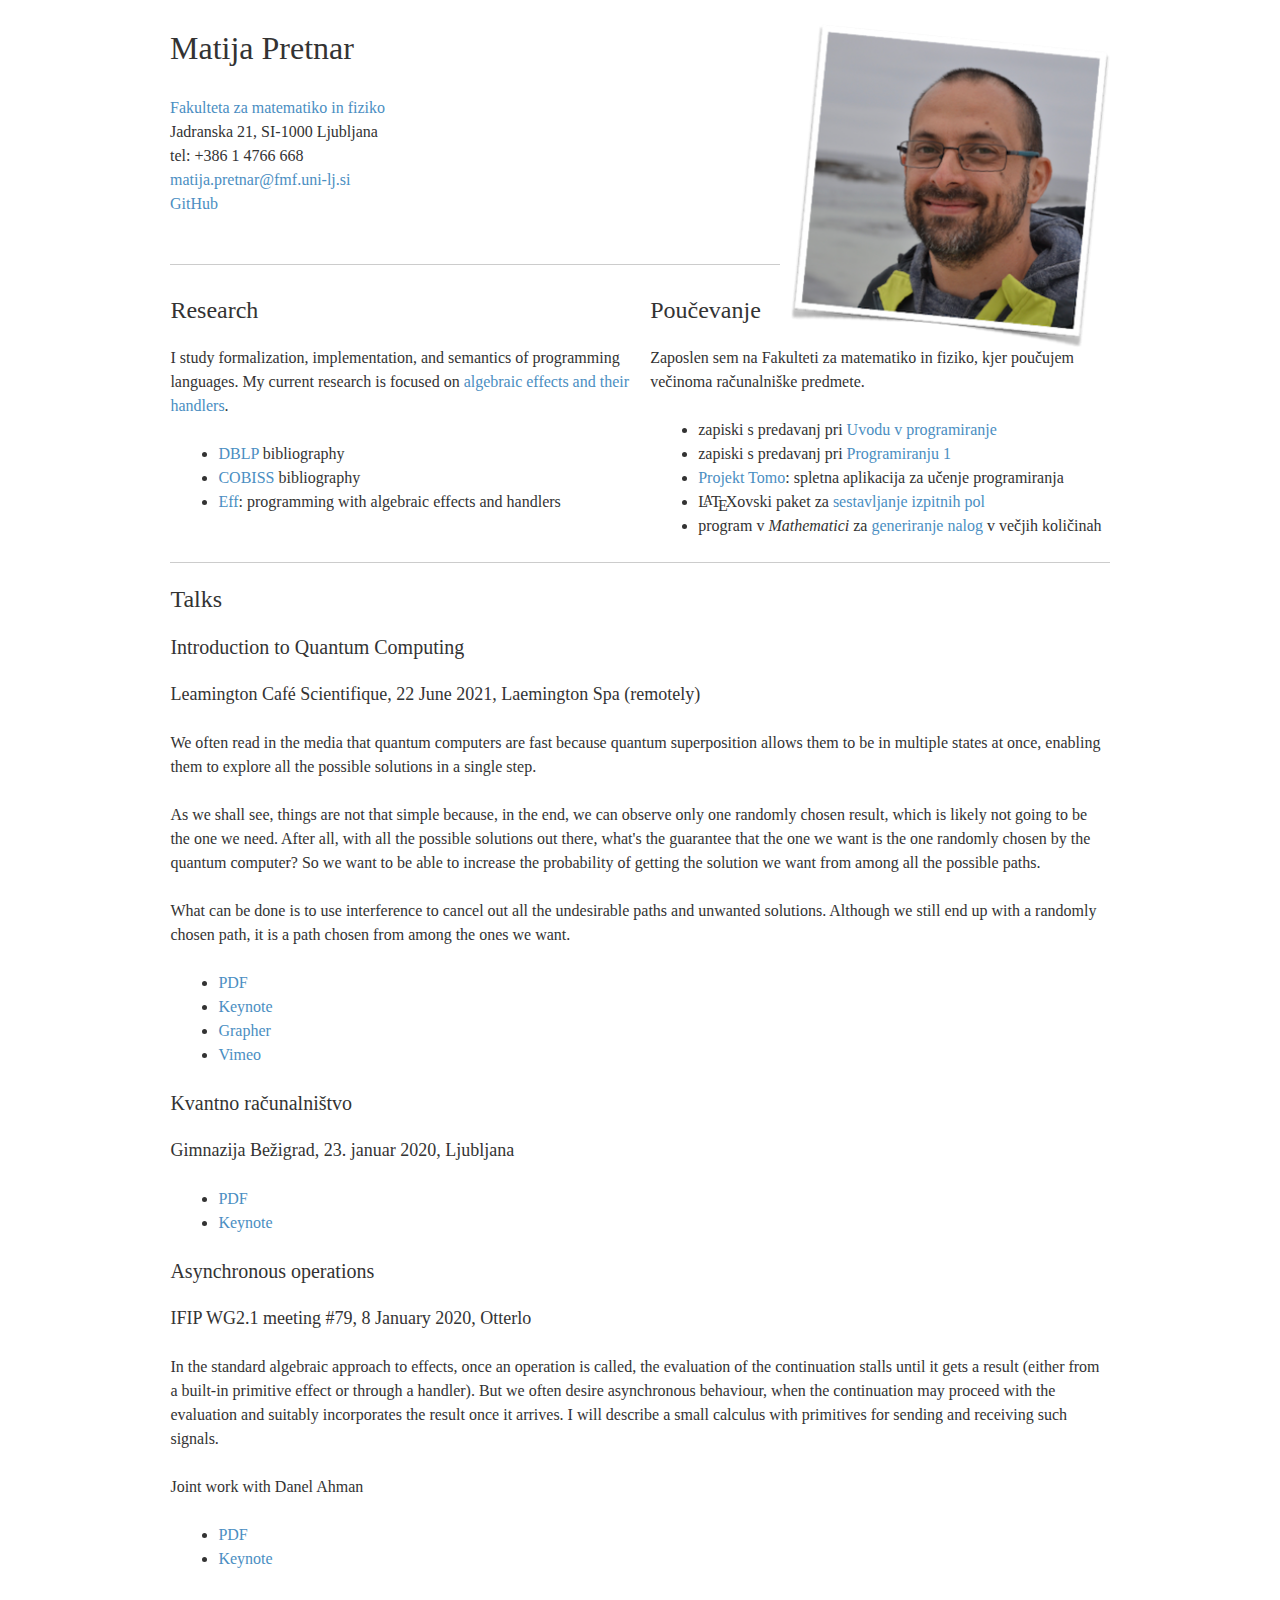
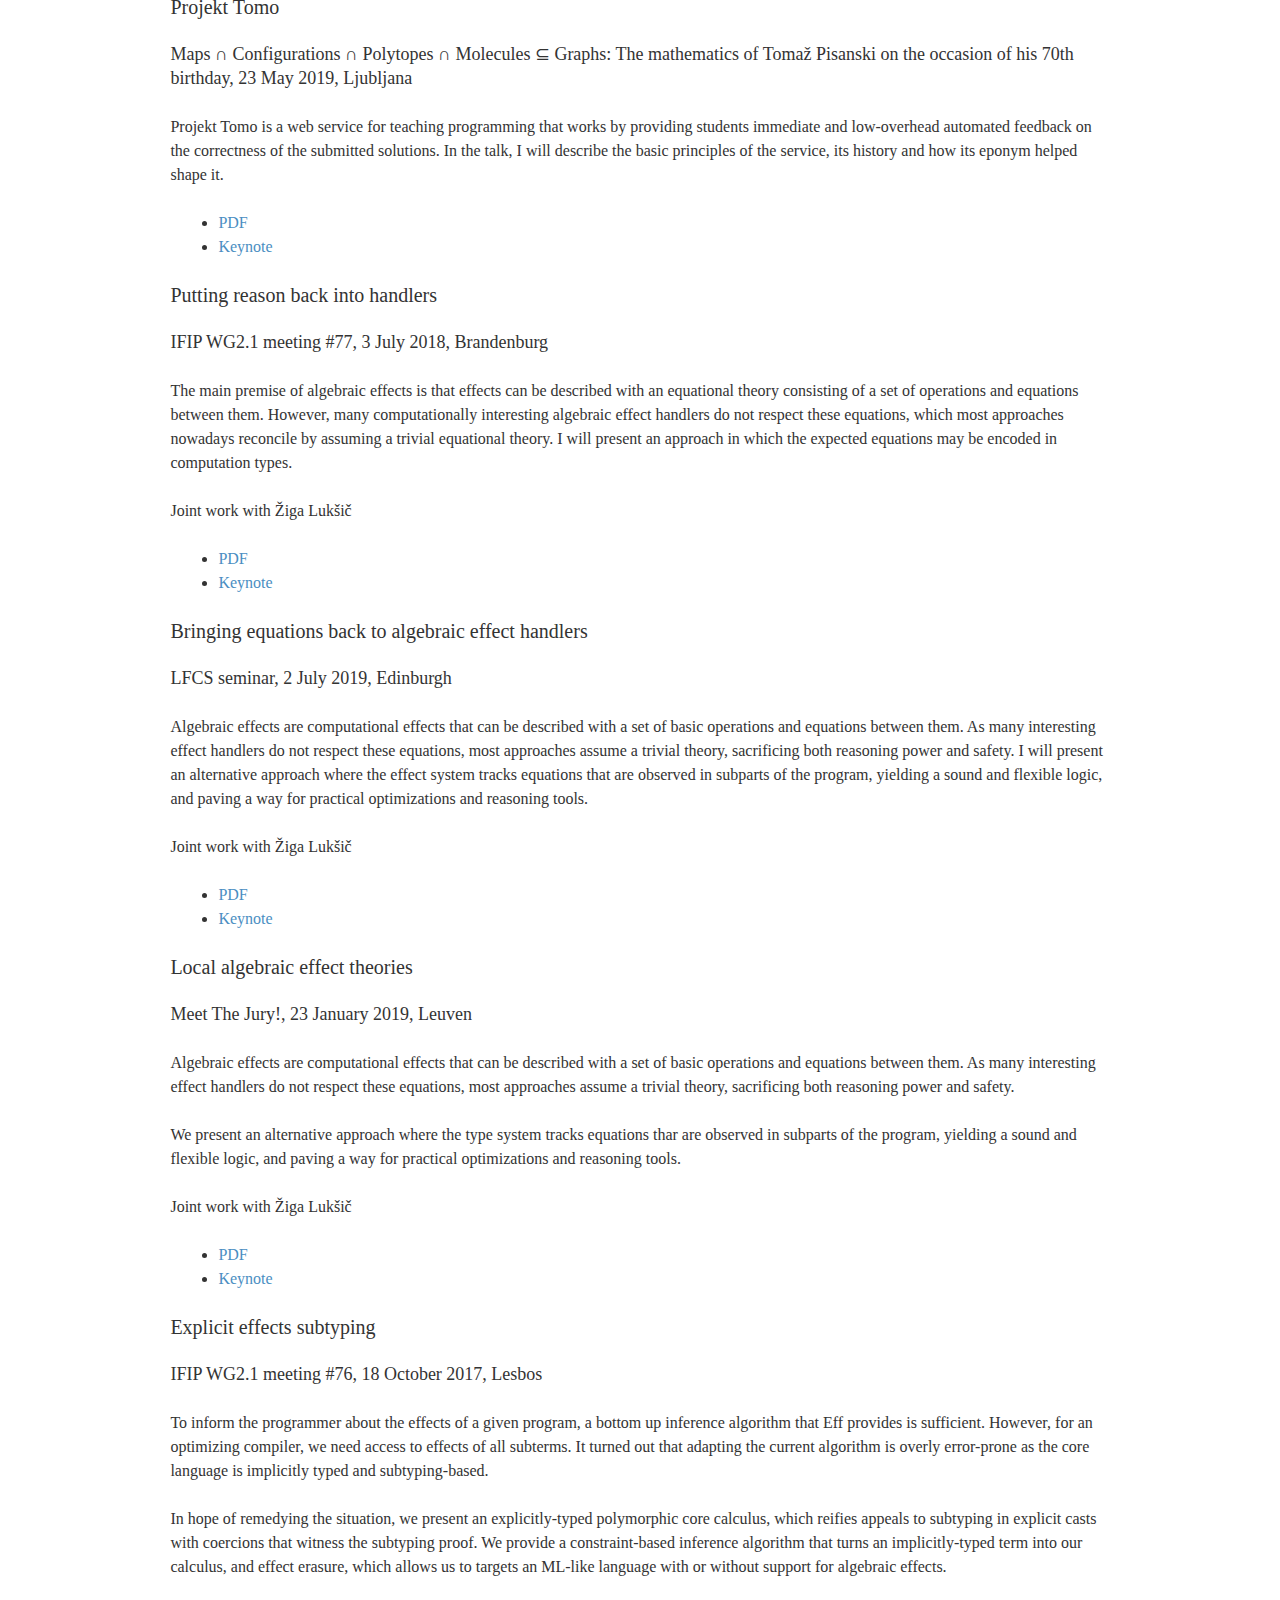
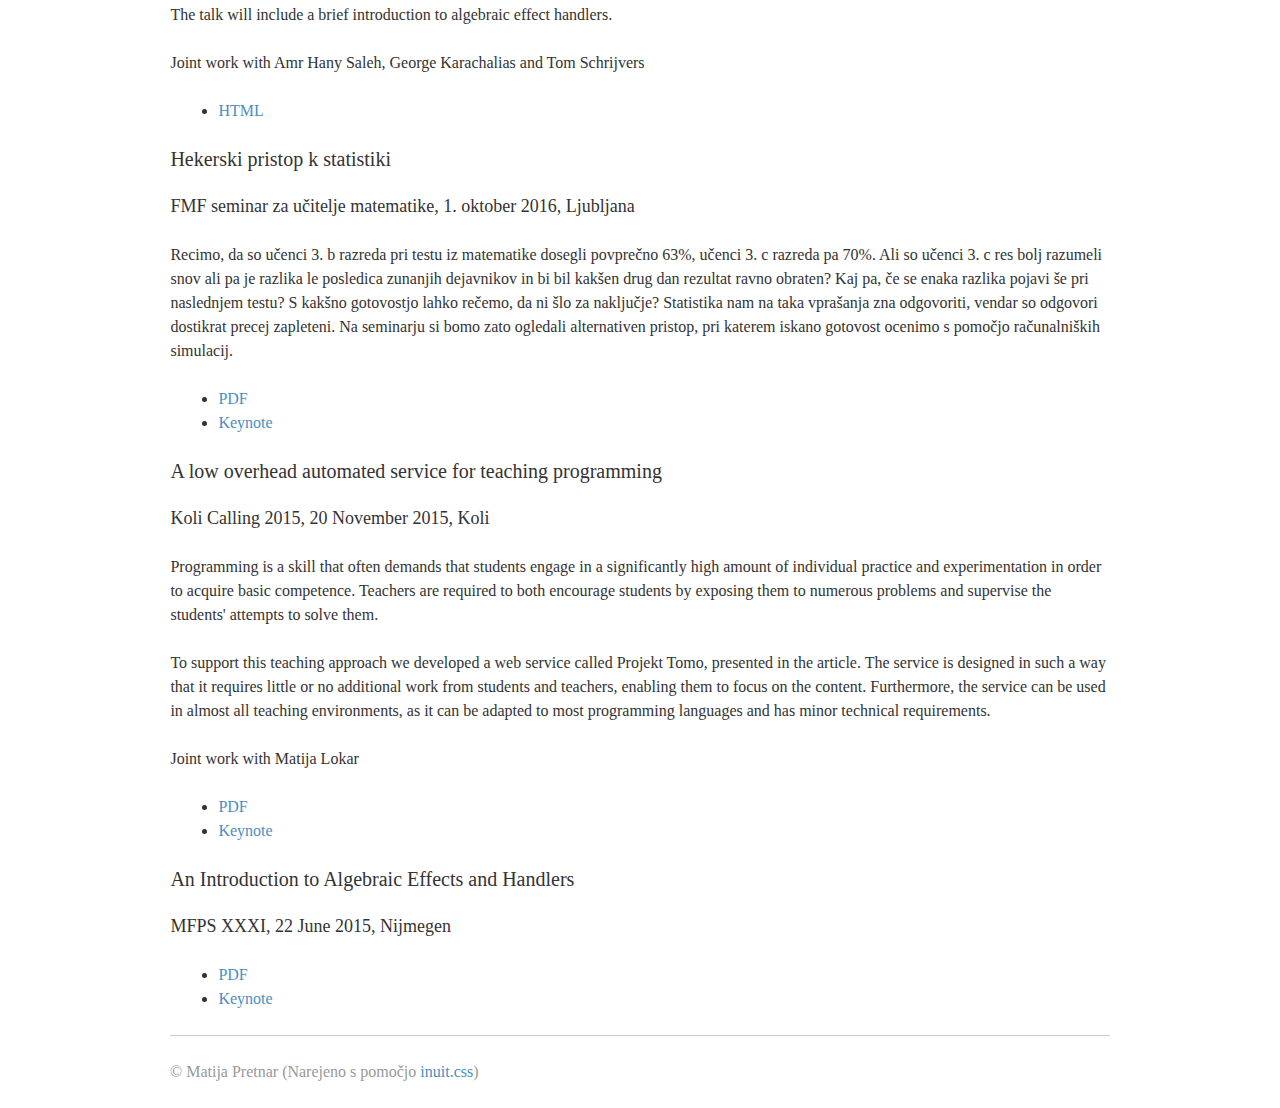
<file: index.html>
<!DOCTYPE html>
<html lang="en">

<head>
    <meta charset="UTF-8">

    <title>Matija Pretnar</title>

    <link rel="stylesheet" href="css/inuit.css">
    <link rel="stylesheet" href="css/grid.inuit.css">
    <link rel="stylesheet" href="css/style.css">

    <link rel="shortcut icon" href="img/favicon.ico">
    <link rel="apple-touch-icon" href="img/apple-touch-icon.png">

    <style>
        #talk p {
            font-size: smaller;
        }
    </style>
</head>

<body class="wrapper">

    <div class="header">
        <a href="img/matija.jpg"><img src="img/matija.png" width="320" style="float: right; margin-bottom: -50px; margin-left: 10px" alt="Matija Pretnar" /></a>
        <h1>Matija Pretnar</h1>

        <address>
            <a href="https://www.fmf.uni-lj.si/">Fakulteta za matematiko in fiziko</a> <br />
            Jadranska 21,
            SI-1000 Ljubljana <br />
            tel: +386 1 4766 668 <br />
            <a href='mail&#116;o&#58;&#37;6Da&#116;&#37;&#54;9ja&#46;%&#55;0&#114;etna%&#55;2&#64;&#37;66mf%2&#69;uni-l%6A&#46;s&#105;'>
                mati&#106;a&#46;pr&#101;&#116;nar&#64;fmf&#46;u&#110;&#105;-&#108;j&#46;si
            </a> <br />
            <a href="https://github.com/matijapretnar/">GitHub</a>
        </address>

    </div>

    <hr />

    <div class="grids">
        <div class="grid-6">

            <h2>Research</h2>

            <p>
                I study formalization, implementation, and semantics of programming languages.
                My current research is focused on <a href="https://github.com/yallop/effects-bibliography">algebraic effects and their handlers</a>.
            </p>

            <ul>
                <li><a href="http://dblp.uni-trier.de/pers/hy/p/Pretnar:Matija">DBLP</a> bibliography</li>
                <li><a href="http://splet02.izum.si/cobiss/bibliography?code=32320&langbib=eng&wos=on">COBISS</a> bibliography</li>
                <li><a href="http://www.eff-lang.org/">Eff</a>: programming with algebraic effects and handlers</li>
            </ul>

        </div><!-- /grid-6 -->

        <div class="grid-6">

            <h2>Poučevanje</h2>

            <p>
                Zaposlen sem na Fakulteti za matematiko in fiziko,
                kjer poučujem večinoma računalniške predmete.
            </p>

            <ul>
                <li>zapiski s predavanj pri <a href="http://matija.pretnar.info/uvod-v-programiranje/">Uvodu v programiranje</a></li>
                <li>zapiski s predavanj pri <a href="http://matija.pretnar.info/programiranje-1/">Programiranju 1</a></li>
                <li><a href="http://www.projekt-tomo.si/">Projekt Tomo</a>: spletna aplikacija za učenje programiranja</li>
                <li><span class="latex">L<sup>a</sup>T<sub>e</sub>X</span>ovski paket za <a href="https://github.com/ul-fmf/izpit">sestavljanje izpitnih pol</a></li>
                <li>program v <em>Mathematici</em> za <a href="https://github.com/matijapretnar/generiranje-nalog">generiranje nalog</a> v večjih količinah</li>
            </ul>

        </div><!-- /grid-6 -->

    </div><!-- /grids -->

    <hr />

    <div class="grids">
        <div class="grid-12">

            <h2 id="talks">Talks</h2>
            <div class="talk">
                <h3>Introduction to Quantum Computing</h3>
                <h4>Leamington Café Scientifique, 22 June 2021, Laemington Spa (remotely)</h4>
                <p>
                    We often read in the media that quantum computers are fast because quantum superposition allows them to be in multiple states at once, enabling them to explore all the possible solutions in a single step.
                </p>
                <p>
                    As we shall see, things are not that simple because, in the end, we can observe only one randomly chosen result, which is likely not going to be the one we need. After all, with all the possible solutions out there, what's the guarantee that the one we want is the one randomly chosen by the quantum computer? So we want to be able to increase the probability of getting the solution we want from among all the possible paths. 
                </p>
                <p>
                    What can be done is to use interference to cancel out all the undesirable paths and unwanted solutions. Although we still end up with a randomly chosen path, it is a path chosen from among the ones we want.
                </p>
                <ul>
                    <li><a href="talks/2021-06-laemington-spa.pdf">PDF</a></li>
                    <li><a href="talks/2021-06-laemington-spa.key">Keynote</a></li>
                    <li><a href="talks/2021-06-laemington-spa.gcx">Grapher</a></li>
                    <li><a href="https://vimeo.com/566000564">Vimeo</a></li>
                </ul>
            </div>

            <div class="talk">
                <h3>Kvantno računalništvo</h3>
                <h4>Gimnazija Bežigrad, 23. januar 2020, Ljubljana</h4>
                <ul>
                    <li><a href="talks/2020-01-bezigrad.pdf">PDF</a></li>
                    <li><a href="talks/2020-01-bezigrad.key">Keynote</a></li>
                </ul>
            </div>

            <div class="talk">
                <h3>Asynchronous operations</h3>
                <h4>IFIP WG2.1 meeting #79, 8 January 2020, Otterlo</h4>
                <p>
                    In the standard algebraic approach to effects, once an operation is called, the evaluation of the continuation stalls until it gets a result (either from a built-in primitive effect or through a handler). But we often desire asynchronous behaviour, when the continuation may proceed with the evaluation and suitably incorporates the result once it arrives. I will describe a small calculus with primitives for sending and receiving such signals.
                </p>
                <p>
                    Joint work with Danel Ahman
                </p>
                <ul>
                    <li><a href="talks/2020-01-otterlo.pdf">PDF</a></li>
                    <li><a href="talks/2020-01-otterlo.key">Keynote</a></li>
                </ul>
            </div>

            <div class="talk">
                <h3>Projekt Tomo</h3>
                <h4>Maps ∩ Configurations ∩ Polytopes ∩ Molecules ⊆ Graphs: The mathematics of Tomaž Pisanski on the occasion of his 70th birthday, 23 May 2019, Ljubljana</h4>
                <p>
                    Projekt Tomo is a web service for teaching programming that works by providing students immediate and low-overhead automated feedback on the correctness of the submitted solutions. In the talk, I will describe the basic principles of the service, its history and how its eponym helped shape it.
                </p>
                <ul>
                    <li><a href="talks/2019-05-tomo.pdf">PDF</a></li>
                    <li><a href="talks/2019-05-tomo.key">Keynote</a></li>
                </ul>
            </div>            

            <div class="talk">
                <h3>Putting reason back into handlers</h3>
                <h4>IFIP WG2.1 meeting #77, 3 July 2018, Brandenburg</h4>
                <p>
                    The main premise of algebraic effects is that effects can be described with an equational theory consisting of a set of operations and equations between them. However, many computationally interesting algebraic effect handlers do not respect these equations, which most approaches nowadays reconcile by assuming a trivial equational theory. I will present an approach in which the expected equations may be encoded in computation types.
                </p>
                <p>
                    Joint work with Žiga Lukšič
                </p>
                <ul>
                    <li><a href="talks/2018-07-brandenburg.pdf">PDF</a></li>
                    <li><a href="talks/2018-07-brandenburg.key">Keynote</a></li>
                </ul>
            </div>            

            <div class="talk">
                <h3>Bringing equations back to algebraic effect handlers</h3>
                <h4>LFCS seminar, 2 July 2019, Edinburgh</h4>
                <p>
                    Algebraic effects are computational effects that can be described with a set of basic operations and equations between them. As many interesting effect handlers do not respect these equations, most approaches assume a trivial theory, sacrificing both reasoning power and safety. I will present an alternative approach where the effect system tracks equations that are observed in subparts of the program, yielding a sound and flexible logic, and paving a way for practical optimizations and reasoning tools.
                </p>
                <p>
                    Joint work with Žiga Lukšič
                </p>
                <ul class="talk-files">
                    <li><a href="talks/2019-07-edinburgh.pdf">PDF</a></li>
                    <li><a href="talks/2019-07-edinburgh.key">Keynote</a></li>
                </ul>
            </div>

            <div class="talk">
                <h3>Local algebraic effect theories</h3>
                <h4>Meet The Jury!, 23 January 2019, Leuven</h4>
                <p>
                    Algebraic effects are computational effects that can be described with a set of basic operations and equations between them. As many interesting effect handlers do not respect these equations, most approaches assume a trivial theory, sacrificing both reasoning power and safety.
                </p>
                <p>
                    We present an alternative approach where the type system tracks equations thar are observed in subparts of the program, yielding a sound and flexible logic, and paving a way for practical optimizations and reasoning tools.
                </p>
                <p>
                    Joint work with Žiga Lukšič
                </p>
                <ul>
                    <li><a href="talks/2019-01-leuven.pdf">PDF</a></li>
                    <li><a href="talks/2019-01-leuven.key">Keynote</a></li>
                </ul>
            </div>

            <div class="talk">
                <h3>Explicit effects subtyping</h3>
                <h4>IFIP WG2.1 meeting #76, 18 October 2017, Lesbos</h4>
                <p>
                    To inform the programmer about the effects of a given program, a bottom up inference algorithm that Eff provides is sufficient. However, for an optimizing compiler, we need access to effects of all subterms. It turned out that adapting the current algorithm is overly error-prone as the core language is implicitly typed and subtyping-based.
                </p>
                <p>
                    In hope of remedying the situation, we present an explicitly-typed polymorphic core calculus, which reifies appeals to subtyping in explicit casts with coercions that witness the subtyping proof. We provide a constraint-based inference algorithm that turns an implicitly-typed term into our calculus, and effect erasure, which allows us to targets an ML-like language with or without support for algebraic effects.
                </p>
                <p>
                    The talk will include a brief introduction to algebraic effect handlers.
                </p>
                <p>
                    Joint work with Amr Hany Saleh, George Karachalias and Tom Schrijvers
                </p>
                <ul>
                    <li><a href="talks/2017-10-lesbos/index.html">HTML</a></li>
                </ul>
            </div>

            <div class="talk">
                <h3>Hekerski pristop k statistiki</h3>
                <h4>FMF seminar za učitelje matematike, 1. oktober 2016, Ljubljana</h4>
                <p>
                    Recimo, da so učenci 3. b razreda pri testu iz matematike dosegli povprečno 63%, učenci 3. c razreda pa 70%. Ali so učenci 3. c res bolj razumeli snov ali pa je razlika le posledica zunanjih dejavnikov in bi bil kakšen drug dan rezultat ravno obraten? Kaj pa, če se enaka razlika pojavi še pri naslednjem testu? S kakšno gotovostjo lahko rečemo, da ni šlo za naključje? Statistika nam na taka vprašanja zna odgovoriti, vendar so odgovori dostikrat precej zapleteni. Na seminarju si bomo zato ogledali alternativen pristop, pri katerem iskano gotovost ocenimo s pomočjo računalniških simulacij.
                </p>
                <ul>
                    <li><a href="talks/2016-10-ljubljana.pdf">PDF</a></li>
                    <li><a href="talks/2016-10-ljubljana.key">Keynote</a></li>
                </ul>
            </div>

            <div class="talk">
                <h3>A low overhead automated service for teaching programming</h3>
                <h4>Koli Calling 2015, 20 November 2015, Koli</h4>
                <p>
                    Programming is a skill that often demands that students engage in a significantly high amount of individual practice and experimentation in order to acquire basic competence. Teachers are required to both encourage students by exposing them to numerous problems and supervise the students' attempts to solve them.
                </p>
                <p>
                    To support this teaching approach we developed a web service called Projekt Tomo, presented in the article. The service is designed in such a way that it requires little or no additional work from students and teachers, enabling them to focus on the content. Furthermore, the service can be used in almost all teaching environments, as it can be adapted to most programming languages and has minor technical requirements.                    
                </p>
                <p>
                    Joint work with Matija Lokar
                </p>
                <ul>
                    <li><a href="talks/2015-11-koli.pdf">PDF</a></li>
                    <li><a href="talks/2015-11-koli.key">Keynote</a></li>
                </ul>
            </div>

            <div class="talk">
                <h3>An Introduction to Algebraic Effects and Handlers</h3>
                <h4>MFPS XXXI, 22 June 2015, Nijmegen</h4>
                <ul>
                    <li><a href="talks/2015-06-nijmegen.pdf">PDF</a></li>
                    <li><a href="talks/2015-06-nijmegen.key">Keynote</a></li>
                </ul>
            </div>

        </div><!-- /grid-12 -->
    </div><!-- /grids -->

    <div class="footer">
        <p>
            &copy; Matija Pretnar
            (Narejeno s pomočjo <a href="http://csswizardry.com/inuitcss/">inuit.css</a>)
        </p>
    </div>

</body>

</html>
</file>
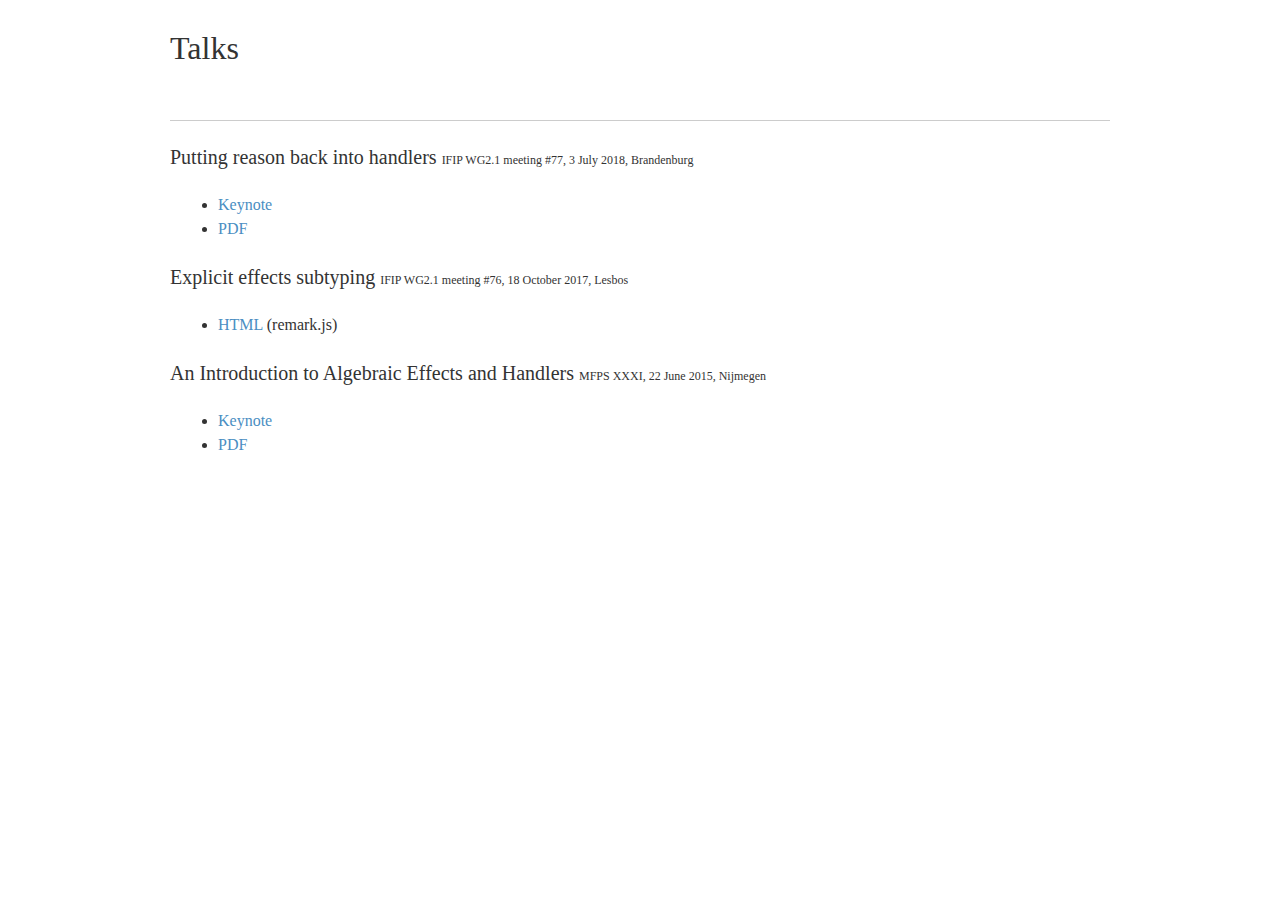
<file: talks/index.html>
<!DOCTYPE html>
<html lang="en">
<head>
    <meta charset="UTF-8">

    <title>Talks</title>

    <link rel="stylesheet" href="../css/inuit.css">
    <link rel="stylesheet" href="../css/grid.inuit.css">
    <link rel="stylesheet" href="../css/style.css">

    <link rel="shortcut icon" href="../img/favicon.ico">
    <link rel="apple-touch-icon" href="../img/apple-touch-icon.png">
</head>

<body class="wrapper">

    <div class="header">
        <h1>Talks</h1>
    </div>

    <hr />

    <h3>Putting reason back into handlers
    <small>IFIP WG2.1 meeting #77, 3 July 2018, Brandenburg</small>
    </h3>
    <ul>
        <li><a href="2018-07-brandenburg.key">Keynote</a></li>
        <li><a href="2018-07-brandenburg.pdf">PDF</a></li>
    </ul>

    <h3>Explicit effects subtyping
    <small>IFIP WG2.1 meeting #76, 18 October 2017, Lesbos</small>
    </h3>
    <ul>
        <li><a href="2017-10-lesbos/index.html">HTML</a> (remark.js)</li>
    </ul>

    <h3>An Introduction to Algebraic Effects and Handlers
    <small>MFPS XXXI, 22 June 2015, Nijmegen</small>
    </h3>
    <ul>
        <li><a href="2015-06-nijmegen.key">Keynote</a></li>
        <li><a href="2015-06-nijmegen.pdf">PDF</a></li>
    </ul>


</body>
</html>
</file>
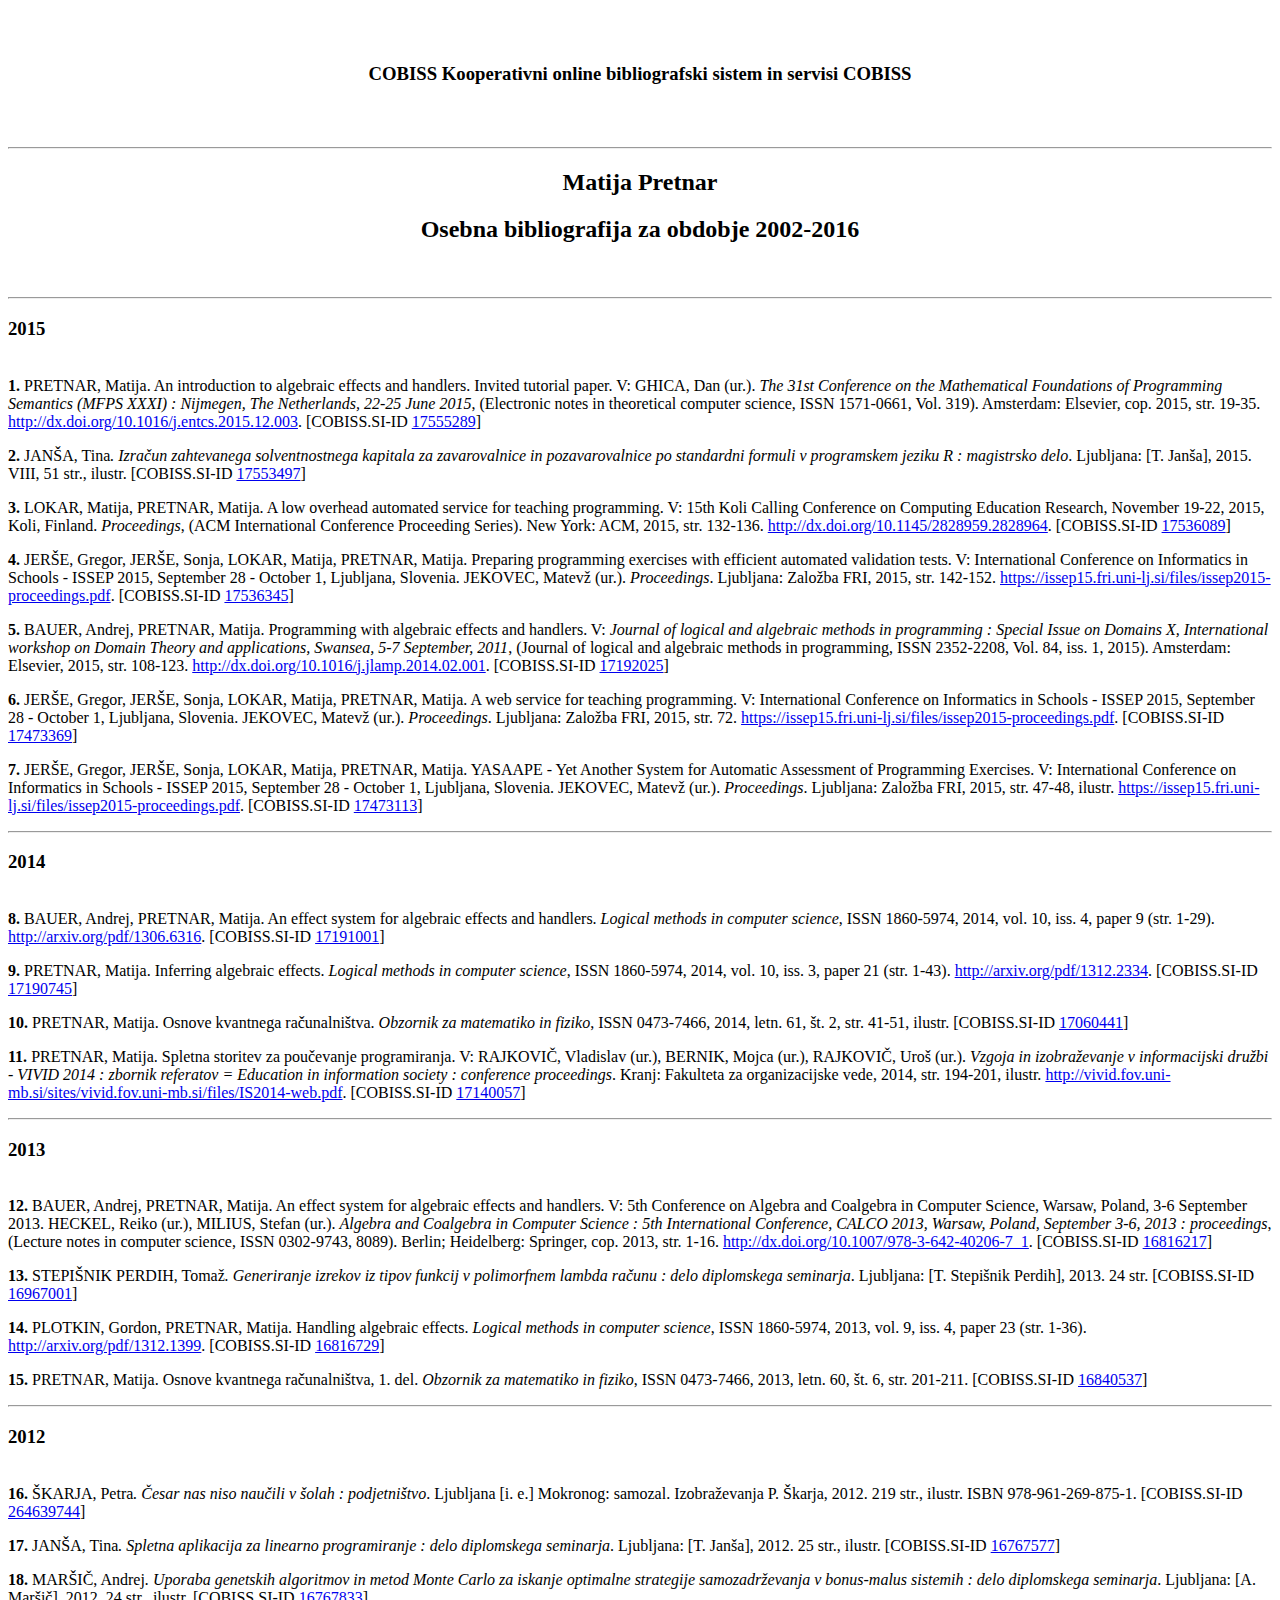
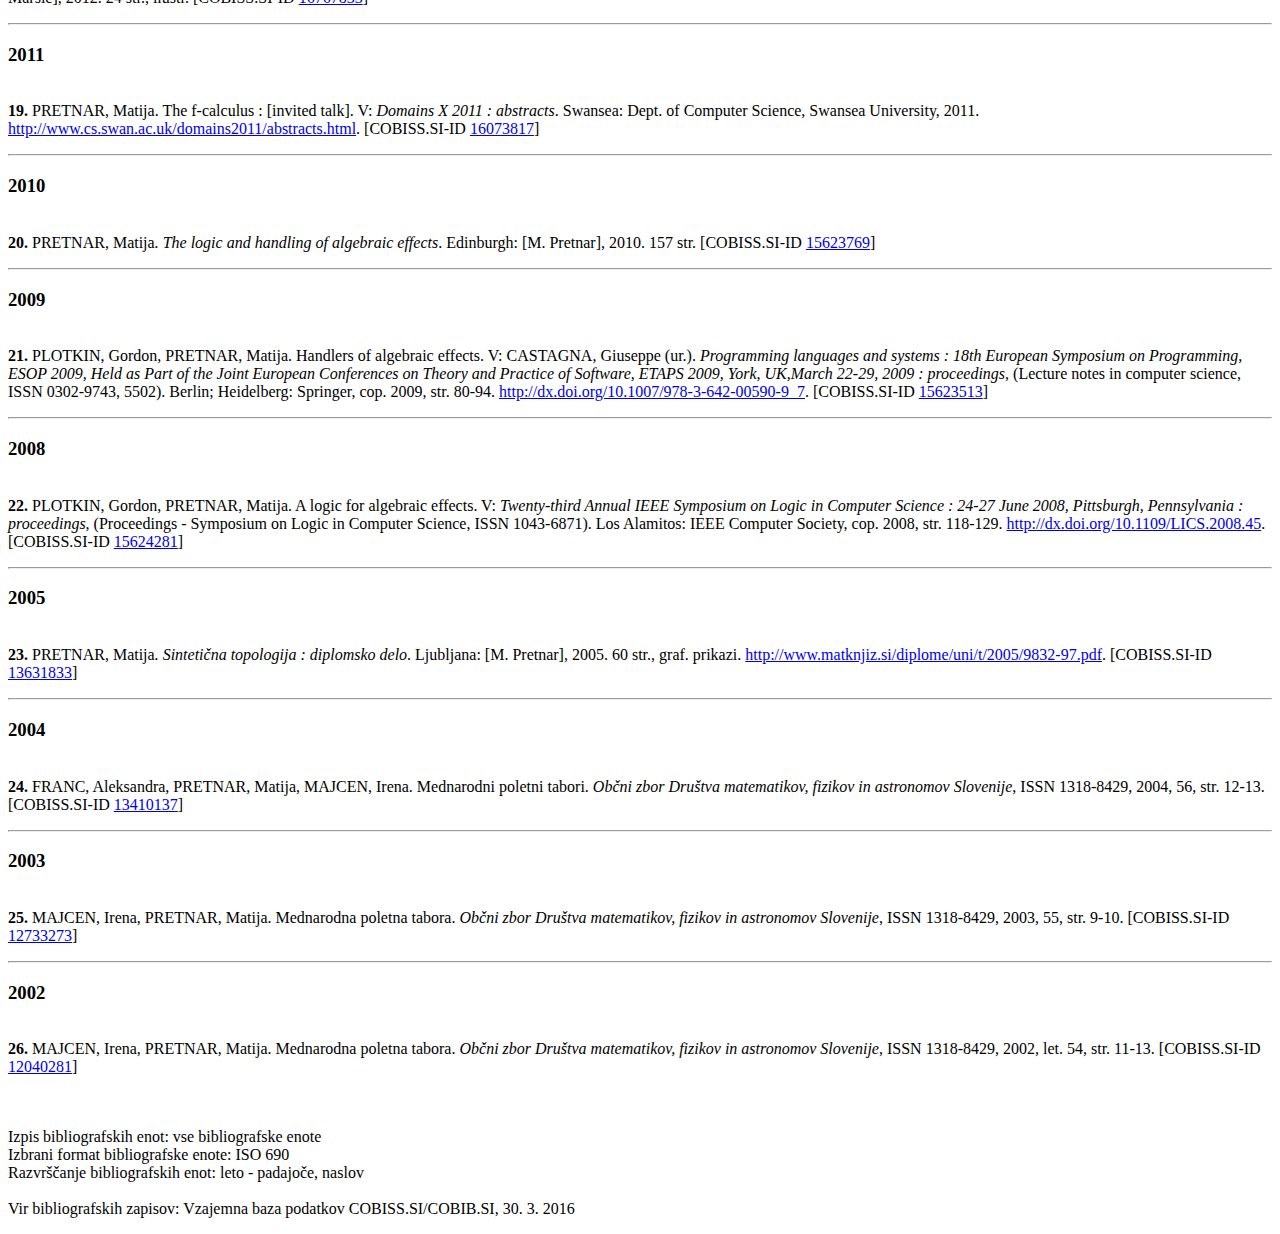
<file: cobiss.html>
<html>
<head>
<title>Matija Pretnar</title>
<link rel="stylesheet" type="text/css" media="screen" href="http://home.izum.si/cobiss/bibliografije/bibl_vrednotenje.css" />
<link rel="stylesheet" type="text/css" media="print" href="http://home.izum.si/cobiss/bibliografije/bibl_vrednotenje_print.css" />
<META HTTP-EQUIV="Content-Type" CONTENT="text/html; charset=UTF-8">
</head>
<body>
<div align="CENTER">
<br><br>
<h3>COBISS Kooperativni online bibliografski sistem in servisi COBISS</h3>
<br><br>
</div>
<hr>
<h2 align="center">Matija Pretnar</h2>
<h2 align="center">Osebna bibliografija za obdobje 2002-2016</h2>
<br>
<p>
<hr>
<h3>2015</h3><br>
<a name="1"><b> 1. </b></a>
PRETNAR, Matija. An introduction to algebraic effects and handlers. Invited tutorial paper. V: GHICA, Dan (ur.). <I>The 31st Conference on 
the Mathematical Foundations of Programming Semantics (MFPS XXXI) : Nijmegen, The Netherlands, 22-25 June 2015</I></I>, (Electronic notes 
in theoretical computer science, ISSN 1571-0661, Vol. 319). Amsterdam: Elsevier, cop. 2015, str. 19-35. <a class="red" 
href="http://dx.doi.org/10.1016/j.entcs.2015.12.003"> http://dx.doi.org/10.1016/j.entcs.2015.12.003</a>. [COBISS.SI-ID 

<a class="red" href="http://cobiss.izum.si/scripts/cobiss?command=DISPLAY&amp;base=COBIB&amp;RID=17555289" target="_blank">17555289</a>] 

<br>
<p>
<a name="2"><b> 2. </b></a>
JANŠA, Tina<I>. Izračun zahtevanega solventnostnega kapitala za zavarovalnice in pozavarovalnice po standardni formuli v programskem jeziku 
R : magistrsko delo</I>. Ljubljana: [T. Janša], 2015. VIII, 51 str., ilustr. [COBISS.SI-ID 

<a class="red" href="http://cobiss.izum.si/scripts/cobiss?command=DISPLAY&amp;base=COBIB&amp;RID=17553497" target="_blank">17553497</a>] 

<br>
<p>
<a name="3"><b> 3. </b></a>
LOKAR, Matija, PRETNAR, Matija. A low overhead automated service for teaching programming. V: 15th Koli Calling Conference on Computing 
Education Research, November 19-22, 2015, Koli, Finland. <I>Proceedings</I></I>, (ACM International Conference Proceeding Series). New 
York: ACM, 2015, str. 132-136. <a class="red" href="http://dx.doi.org/10.1145/2828959.2828964"> 
http://dx.doi.org/10.1145/2828959.2828964</a>. [COBISS.SI-ID 

<a class="red" href="http://cobiss.izum.si/scripts/cobiss?command=DISPLAY&amp;base=COBIB&amp;RID=17536089" target="_blank">17536089</a>] 

<br>
<p>
<a name="4"><b> 4. </b></a>
JERŠE, Gregor, JERŠE, Sonja, LOKAR, Matija, PRETNAR, Matija. Preparing programming exercises with efficient automated validation tests. V: 
International Conference on Informatics in Schools - ISSEP 2015, September 28 - October 1, Ljubljana, Slovenia. JEKOVEC, Matevž (ur.). 
<I>Proceedings</I></I>. Ljubljana: Založba FRI, 2015, str. 142-152. <a class="red" 
href="https://issep15.fri.uni-lj.si/files/issep2015-proceedings.pdf"> https://issep15.fri.uni-lj.si/files/issep2015-proceedings.pdf</a>. 
[COBISS.SI-ID 

<a class="red" href="http://cobiss.izum.si/scripts/cobiss?command=DISPLAY&amp;base=COBIB&amp;RID=17536345" target="_blank">17536345</a>] 

<br>
<p>
<a name="5"><b> 5. </b></a>
BAUER, Andrej, PRETNAR, Matija. Programming with algebraic effects and handlers. V: <I>Journal of logical and algebraic methods in 
programming : Special Issue on Domains X, International workshop on Domain Theory and applications, Swansea, 5-7 September, 2011</I></I>, 
(Journal of logical and algebraic methods in programming, ISSN 2352-2208, Vol. 84, iss. 1, 2015). Amsterdam: Elsevier, 2015, str. 108-123. 
<a class="red" href="http://dx.doi.org/10.1016/j.jlamp.2014.02.001"> http://dx.doi.org/10.1016/j.jlamp.2014.02.001</a>. [COBISS.SI-ID 

<a class="red" href="http://cobiss.izum.si/scripts/cobiss?command=DISPLAY&amp;base=COBIB&amp;RID=17192025" target="_blank">17192025</a>] 

<br>
<p>
<a name="6"><b> 6. </b></a>
JERŠE, Gregor, JERŠE, Sonja, LOKAR, Matija, PRETNAR, Matija. A web service for teaching programming. V: International Conference on 
Informatics in Schools - ISSEP 2015, September 28 - October 1, Ljubljana, Slovenia. JEKOVEC, Matevž (ur.). <I>Proceedings</I></I>. 
Ljubljana: Založba FRI, 2015, str. 72. <a class="red" href="https://issep15.fri.uni-lj.si/files/issep2015-proceedings.pdf"> 
https://issep15.fri.uni-lj.si/files/issep2015-proceedings.pdf</a>. [COBISS.SI-ID 

<a class="red" href="http://cobiss.izum.si/scripts/cobiss?command=DISPLAY&amp;base=COBIB&amp;RID=17473369" target="_blank">17473369</a>] 

<br>
<p>
<a name="7"><b> 7. </b></a>
JERŠE, Gregor, JERŠE, Sonja, LOKAR, Matija, PRETNAR, Matija. YASAAPE - Yet Another System for Automatic Assessment of Programming 
Exercises. V: International Conference on Informatics in Schools - ISSEP 2015, September 28 - October 1, Ljubljana, Slovenia. JEKOVEC, 
Matevž (ur.). <I>Proceedings</I></I>. Ljubljana: Založba FRI, 2015, str. 47-48, ilustr. <a class="red" 
href="https://issep15.fri.uni-lj.si/files/issep2015-proceedings.pdf"> https://issep15.fri.uni-lj.si/files/issep2015-proceedings.pdf</a>. 
[COBISS.SI-ID 

<a class="red" href="http://cobiss.izum.si/scripts/cobiss?command=DISPLAY&amp;base=COBIB&amp;RID=17473113" target="_blank">17473113</a>] 

<br>
<p>
<hr>
<h3>2014</h3><br>
<a name="8"><b> 8. </b></a>
BAUER, Andrej, PRETNAR, Matija. An effect system for algebraic effects and handlers. <I>Logical methods in computer science</I>, ISSN 
1860-5974, 2014, vol. 10, iss. 4, paper 9 (str. 1-29). <a class="red" href="http://arxiv.org/pdf/1306.6316"> 
http://arxiv.org/pdf/1306.6316</a>. [COBISS.SI-ID 

<a class="red" href="http://cobiss.izum.si/scripts/cobiss?command=DISPLAY&amp;base=COBIB&amp;RID=17191001" target="_blank">17191001</a>] 

<br>
<p>
<a name="9"><b> 9. </b></a>
PRETNAR, Matija. Inferring algebraic effects. <I>Logical methods in computer science</I>, ISSN 1860-5974, 2014, vol. 10, iss. 3, paper 21 
(str. 1-43). <a class="red" href="http://arxiv.org/pdf/1312.2334"> http://arxiv.org/pdf/1312.2334</a>. [COBISS.SI-ID 

<a class="red" href="http://cobiss.izum.si/scripts/cobiss?command=DISPLAY&amp;base=COBIB&amp;RID=17190745" target="_blank">17190745</a>] 

<br>
<p>
<a name="10"><b> 10. </b></a>
PRETNAR, Matija. Osnove kvantnega računalništva. <I>Obzornik za matematiko in fiziko</I>, ISSN 0473-7466, 2014, letn. 61, št. 2, str. 41-51,
 ilustr. [COBISS.SI-ID 

<a class="red" href="http://cobiss.izum.si/scripts/cobiss?command=DISPLAY&amp;base=COBIB&amp;RID=17060441" target="_blank">17060441</a>] 

<br>
<p>
<a name="11"><b> 11. </b></a>
PRETNAR, Matija. Spletna storitev za poučevanje programiranja. V: RAJKOVIČ, Vladislav (ur.), BERNIK, Mojca (ur.), RAJKOVIČ, Uroš (ur.). 
<I>Vzgoja in izobraževanje v informacijski družbi - VIVID 2014 : zbornik referatov = Education in information society : conference 
proceedings</I></I>. Kranj: Fakulteta za organizacijske vede, 2014, str. 194-201, ilustr. <a class="red" 
href="http://vivid.fov.uni-mb.si/sites/vivid.fov.uni-mb.si/files/IS2014-web.pdf"> 
http://vivid.fov.uni-mb.si/sites/vivid.fov.uni-mb.si/files/IS2014-web.pdf</a>. [COBISS.SI-ID 

<a class="red" href="http://cobiss.izum.si/scripts/cobiss?command=DISPLAY&amp;base=COBIB&amp;RID=17140057" target="_blank">17140057</a>] 

<br>
<p>
<hr>
<h3>2013</h3><br>
<a name="12"><b> 12. </b></a>
BAUER, Andrej, PRETNAR, Matija. An effect system for algebraic effects and handlers. V: 5th Conference on Algebra and Coalgebra in Computer 
Science, Warsaw, Poland, 3-6 September 2013. HECKEL, Reiko (ur.), MILIUS, Stefan (ur.). <I>Algebra and Coalgebra in Computer Science : 5th 
International Conference, CALCO 2013, Warsaw, Poland, September 3-6, 2013 : proceedings</I></I>, (Lecture notes in computer science, ISSN 
0302-9743, 8089). Berlin; Heidelberg: Springer, cop. 2013, str. 1-16. <a class="red" href="http://dx.doi.org/10.1007/978-3-642-40206-7_1"> 
http://dx.doi.org/10.1007/978-3-642-40206-7_1</a>. [COBISS.SI-ID 

<a class="red" href="http://cobiss.izum.si/scripts/cobiss?command=DISPLAY&amp;base=COBIB&amp;RID=16816217" target="_blank">16816217</a>] 

<br>
<p>
<a name="13"><b> 13. </b></a>
STEPIŠNIK PERDIH, Tomaž<I>. Generiranje izrekov iz tipov funkcij v polimorfnem lambda računu : delo diplomskega seminarja</I>. Ljubljana: 
[T. Stepišnik Perdih], 2013. 24 str. [COBISS.SI-ID 

<a class="red" href="http://cobiss.izum.si/scripts/cobiss?command=DISPLAY&amp;base=COBIB&amp;RID=16967001" target="_blank">16967001</a>] 

<br>
<p>
<a name="14"><b> 14. </b></a>
PLOTKIN, Gordon, PRETNAR, Matija. Handling algebraic effects. <I>Logical methods in computer science</I>, ISSN 1860-5974, 2013, vol. 9, 
iss. 4, paper 23 (str. 1-36). <a class="red" href="http://arxiv.org/pdf/1312.1399"> http://arxiv.org/pdf/1312.1399</a>. [COBISS.SI-ID 

<a class="red" href="http://cobiss.izum.si/scripts/cobiss?command=DISPLAY&amp;base=COBIB&amp;RID=16816729" target="_blank">16816729</a>] 

<br>
<p>
<a name="15"><b> 15. </b></a>
PRETNAR, Matija. Osnove kvantnega računalništva, 1. del. <I>Obzornik za matematiko in fiziko</I>, ISSN 0473-7466, 2013, letn. 60, št. 6, 
str. 201-211. [COBISS.SI-ID 

<a class="red" href="http://cobiss.izum.si/scripts/cobiss?command=DISPLAY&amp;base=COBIB&amp;RID=16840537" target="_blank">16840537</a>] 

<br>
<p>
<hr>
<h3>2012</h3><br>
<a name="16"><b> 16. </b></a>
ŠKARJA, Petra<I>. Česar nas niso naučili v šolah : podjetništvo</I>. Ljubljana [i. e.] Mokronog: samozal. Izobraževanja P. Škarja, 2012. 
219 str., ilustr. ISBN 978-961-269-875-1. [COBISS.SI-ID 

<a class="red" href="http://cobiss.izum.si/scripts/cobiss?command=DISPLAY&amp;base=COBIB&amp;RID=264639744" target="_blank">264639744</a>] 

<br>
<p>
<a name="17"><b> 17. </b></a>
JANŠA, Tina<I>. Spletna aplikacija za linearno programiranje : delo diplomskega seminarja</I>. Ljubljana: [T. Janša], 2012. 25 str., 
ilustr. [COBISS.SI-ID 

<a class="red" href="http://cobiss.izum.si/scripts/cobiss?command=DISPLAY&amp;base=COBIB&amp;RID=16767577" target="_blank">16767577</a>] 

<br>
<p>
<a name="18"><b> 18. </b></a>
MARŠIČ, Andrej<I>. Uporaba genetskih algoritmov in metod Monte Carlo za iskanje optimalne strategije samozadrževanja v bonus-malus sistemih 
: delo diplomskega seminarja</I>. Ljubljana: [A. Maršič], 2012. 24 str., ilustr. [COBISS.SI-ID 

<a class="red" href="http://cobiss.izum.si/scripts/cobiss?command=DISPLAY&amp;base=COBIB&amp;RID=16767833" target="_blank">16767833</a>] 

<br>
<p>
<hr>
<h3>2011</h3><br>
<a name="19"><b> 19. </b></a>
PRETNAR, Matija. The  f-calculus : [invited talk]. V: <I>Domains X 2011 : abstracts</I></I>. Swansea: Dept. of Computer Science, Swansea 
University, 2011. <a class="red" href="http://www.cs.swan.ac.uk/domains2011/abstracts.html"> 
http://www.cs.swan.ac.uk/domains2011/abstracts.html</a>. [COBISS.SI-ID 

<a class="red" href="http://cobiss.izum.si/scripts/cobiss?command=DISPLAY&amp;base=COBIB&amp;RID=16073817" target="_blank">16073817</a>] 

<br>
<p>
<hr>
<h3>2010</h3><br>
<a name="20"><b> 20. </b></a>
PRETNAR, Matija<I>. The logic and handling of algebraic effects</I>. Edinburgh: [M. Pretnar], 2010. 157 str. [COBISS.SI-ID 

<a class="red" href="http://cobiss.izum.si/scripts/cobiss?command=DISPLAY&amp;base=COBIB&amp;RID=15623769" target="_blank">15623769</a>] 

<br>
<p>
<hr>
<h3>2009</h3><br>
<a name="21"><b> 21. </b></a>
PLOTKIN, Gordon, PRETNAR, Matija. Handlers of algebraic effects. V: CASTAGNA, Giuseppe (ur.). <I>Programming languages and systems : 18th 
European Symposium on Programming, ESOP 2009, Held as Part of the Joint European Conferences on Theory and Practice of Software, ETAPS 2009,
 York, UK,March 22-29, 2009 : proceedings</I></I>, (Lecture notes in computer science, ISSN 0302-9743, 5502). Berlin; Heidelberg: Springer, 
cop. 2009, str. 80-94. <a class="red" href="http://dx.doi.org/10.1007/978-3-642-00590-9_7"> 
http://dx.doi.org/10.1007/978-3-642-00590-9_7</a>. [COBISS.SI-ID 

<a class="red" href="http://cobiss.izum.si/scripts/cobiss?command=DISPLAY&amp;base=COBIB&amp;RID=15623513" target="_blank">15623513</a>] 

<br>
<p>
<hr>
<h3>2008</h3><br>
<a name="22"><b> 22. </b></a>
PLOTKIN, Gordon, PRETNAR, Matija. A logic for algebraic effects. V: <I>Twenty-third Annual IEEE Symposium on Logic in Computer Science : 
24-27 June 2008, Pittsburgh, Pennsylvania : proceedings</I></I>, (Proceedings - Symposium on Logic in Computer Science, ISSN 1043-6871). 
Los Alamitos: IEEE Computer Society, cop. 2008, str. 118-129. <a class="red" href="http://dx.doi.org/10.1109/LICS.2008.45"> 
http://dx.doi.org/10.1109/LICS.2008.45</a>. [COBISS.SI-ID 

<a class="red" href="http://cobiss.izum.si/scripts/cobiss?command=DISPLAY&amp;base=COBIB&amp;RID=15624281" target="_blank">15624281</a>] 

<br>
<p>
<hr>
<h3>2005</h3><br>
<a name="23"><b> 23. </b></a>
PRETNAR, Matija<I>. Sintetična topologija : diplomsko delo</I>. Ljubljana: [M. Pretnar], 2005. 60 str., graf. prikazi. <a class="red" 
href="http://www.matknjiz.si/diplome/uni/t/2005/9832-97.pdf"> http://www.matknjiz.si/diplome/uni/t/2005/9832-97.pdf</a>. [COBISS.SI-ID 

<a class="red" href="http://cobiss.izum.si/scripts/cobiss?command=DISPLAY&amp;base=COBIB&amp;RID=13631833" target="_blank">13631833</a>] 

<br>
<p>
<hr>
<h3>2004</h3><br>
<a name="24"><b> 24. </b></a>
FRANC, Aleksandra, PRETNAR, Matija, MAJCEN, Irena. Mednarodni poletni tabori. <I>Občni zbor Društva matematikov, fizikov in astronomov 
Slovenije</I>, ISSN 1318-8429, 2004, 56, str. 12-13. [COBISS.SI-ID 

<a class="red" href="http://cobiss.izum.si/scripts/cobiss?command=DISPLAY&amp;base=COBIB&amp;RID=13410137" target="_blank">13410137</a>] 

<br>
<p>
<hr>
<h3>2003</h3><br>
<a name="25"><b> 25. </b></a>
MAJCEN, Irena, PRETNAR, Matija. Mednarodna poletna tabora. <I>Občni zbor Društva matematikov, fizikov in astronomov Slovenije</I>, ISSN 
1318-8429, 2003, 55, str. 9-10. [COBISS.SI-ID 

<a class="red" href="http://cobiss.izum.si/scripts/cobiss?command=DISPLAY&amp;base=COBIB&amp;RID=12733273" target="_blank">12733273</a>] 

<br>
<p>
<hr>
<h3>2002</h3><br>
<a name="26"><b> 26. </b></a>
MAJCEN, Irena, PRETNAR, Matija. Mednarodna poletna tabora. <I>Občni zbor Društva matematikov, fizikov in astronomov Slovenije</I>, ISSN 
1318-8429, 2002, let. 54, str. 11-13. [COBISS.SI-ID 

<a class="red" href="http://cobiss.izum.si/scripts/cobiss?command=DISPLAY&amp;base=COBIB&amp;RID=12040281" target="_blank">12040281</a>] 

<br>
<p>

  
<br> 
<br>Izpis bibliografskih enot: vse bibliografske enote  
<br>Izbrani format bibliografske enote: ISO 690  

<br>Razvrščanje bibliografskih enot: leto - padajoče, naslov  
<br> 

<br>Vir bibliografskih zapisov: Vzajemna baza podatkov COBISS.SI/COBIB.SI, 30. 3. 2016
</body>
</html>
</file>
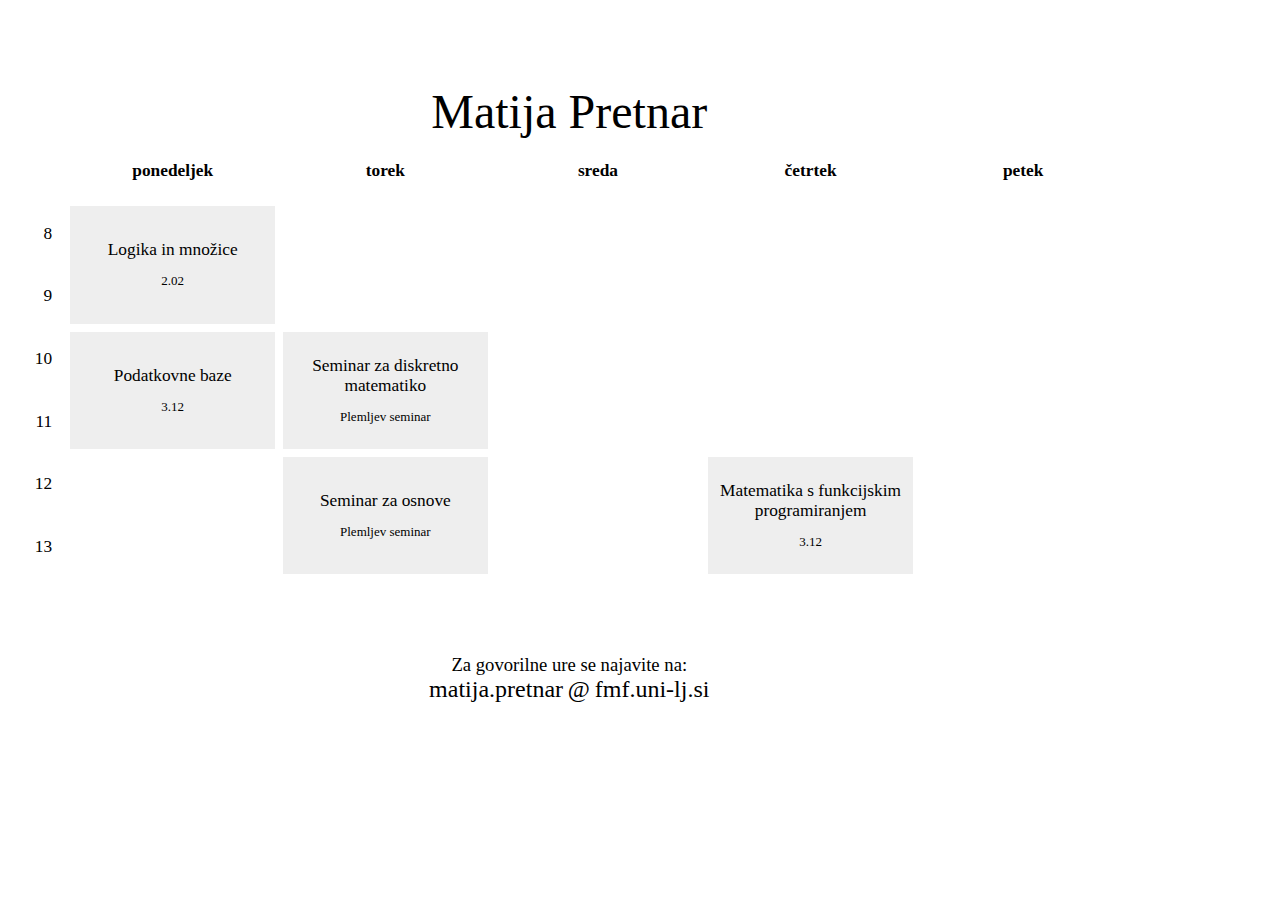
<file: zimski-urnik.html>
<!DOCTYPE html>
<html lang='si'>

<head>
    <meta charset='utf-8'>
    <title>Urnik</title>
    <style>
        body {
            font-family: 'Liberation Serif', 'Palatino';
            font-size: 13pt;
            text-align: center;
            height: 21cm;
            width: 29.7cm;
            padding-top: 2cm;
        }
        table {
            width: 29.7cm;
        }
        table, th, td {
            font-weight: normal;
            padding: 0;
        }
        tbody td {
            border: 0.2em solid white;
        }
        tr {
            height: 3.5em;
        }
        .dan {
            width: 19%;
            font-weight: bold;
        }
        .ura {
            text-align: right;
            width: 5%;
            padding-right: 10pt;
        }
        .blok {
            background: #eee;
        }
        .predmet, .ucilnica {
            text-align: center;
        }
        .ucilnica {
            margin-top: 1em;
            font-size: small;
        }
        #govorilne {
            font-size: 14pt;
            margin-top: 4em;
        }
        #naslov {
            font-size: 18pt;
        }
        #ime {
            font-size: 36pt;
        }
        @page { size: A4 landscape }
    </style>
</head>

<body>

<div id='ime'>
    Matija Pretnar
</div>
<table>
    <thead>
        <tr id='dnevi'>
            <th></th>
            <th class='dan'>ponedeljek</th>
            <th class='dan'>torek</th>
            <th class='dan'>sreda</th>
            <th class='dan'>četrtek</th>
            <th class='dan'>petek</th>
        </tr>
    </thead>
    <tbody>
        <tr>
            <th class='ura'>8</th>
            <td rowspan='2' class='blok'>
                <div class='predmet'>Logika in množice</div>
                <div class='ucilnica'>2.02</div>
            </td>
            <td></td>
            <td></td>
            <td></td>
            <td></td>
        </tr>
        <tr>
            <th class='ura'>9</th>
            <td></td>
            <td></td>
            <td></td>
            <td></td>
        </tr>
        <tr>
            <th class='ura'>10</th>
            <td rowspan='2' class='blok'>
                <div class='predmet'>Podatkovne baze</div>
                <div class='ucilnica'>3.12</div>
            </td>
            <td rowspan='2' class='blok'>
                <div class='predmet'>Seminar za diskretno matematiko</div>
                <div class='ucilnica'>Plemljev seminar</div>
            </td>
            <td></td>
            <td></td>
            <td></td>
        </tr>
        <tr>
            <th class='ura'>11</th>
            <td></td>
            <td></td>
            <td></td>
        </tr>
        <tr>
            <th class='ura'>12</th>
            <td></td>
            <td rowspan='2' class='blok'>
                <div class='predmet'>Seminar za osnove</div>
                <div class='ucilnica'>Plemljev seminar</div>
            </td>
            <td></td>
            <td rowspan='2' class='blok'>
                <div class='predmet'>Matematika s funkcijskim programiranjem</div>
                <div class='ucilnica'>3.12</div>
            </td>
            <td></td>
        </tr>
        <tr>
            <th class='ura'>13</th>
            <td></td>
            <td></td>
            <td></td>
        </tr>
    </tbody>
</table>
<div id='govorilne'>
    Za govorilne ure se najavite na:
    <div id='naslov'>&#109;&#097;&#116;&#105;&#106;&#097;&#046;&#112;&#114;&#101;&#116;&#110;&#097;&#114;&thinsp;&#064;&thinsp;&#102;&#109;&#102;&#046;&#117;&#110;&#105;&#045;&#108;&#106;&#046;&#115;&#105;</div>
</div>

</body>

</html>
</file>
<file: css/inuit.css>
﻿@charset "UTF-8";
/*------------------------------------*\
	INUIT.CSS
\*------------------------------------*/
/*
Author:             Harry Roberts
Twitter:            @inuitcss
Author URL:         csswizardry.com
Project URL:        inuitcss.com
Version:            3.1.a
Date:               16 October 2011

Copyright 2011 Harry Roberts

Licensed under the Apache License, Version 2.0 (the "License");
you may not use this file except in compliance with the License.
You may obtain a copy of the License at

    http://www.apache.org/licenses/LICENSE-2.0

Unless required by applicable law or agreed to in writing, software
distributed under the License is distributed on an "AS IS" BASIS,
WITHOUT WARRANTIES OR CONDITIONS OF ANY KIND, either express or implied.
See the License for the specific language governing permissions and
limitations under the License.

*/





/*------------------------------------*\
	CONTENTS
\*------------------------------------*/
/*
RESET
SHARED
MAIN
GRIDS
CLEARFIX
ISLAND
MEDIA
LOGO
NAV
TYPE
IMAGES
FORMS
TABLES
MESSAGES
MISC
CLASSES
DIAGNOSTICS
NARROW
MOBILE
PRINT
*/





/*------------------------------------*\
	$RESET
\*------------------------------------*/
html,body,div,span,applet,object,iframe,
h1,h2,h3,h4,h5,h6,p,blockquote,pre,
a,abbr,acronym,address,big,cite,code,
del,dfn,em,img,ins,kbd,q,s,samp,
small,strike,strong,sub,sup,tt,var,
b,u,i,center,hr,
dl,dt,dd,ol,ul,li,
fieldset,form,label,legend,
table,caption,tbody,tfoot,thead,tr,th,td,
article,aside,canvas,details,figcaption,figure,
footer,header,hgroup,menu,nav,section,summary,
time,mark,audio,video{
	margin:0;
	padding:0;
}
article,aside,details,figcaption,figure,footer,
header,hgroup,menu,nav,section{
	display: block;
}

table{
	border-collapse:collapse;
	border-spacing:0;
}
img{
	border:0;
}
address,caption,dfn,th,var{
	font-style:normal;
	font-weight:normal;
}
caption,th{
	text-align:left;
}
h1,h2,h3,h4,h5,h6{
	font-size:100%;
	font-weight:normal;
}





/*------------------------------------*\
	$SHARED
\*------------------------------------*/
/*
Rather than repeating declarations over and over, let’s make a shared section.
*/
h1,h2,h3,h4,h5,h6,
ul,ol,dl,p,address,figure,pre,fieldset,table,hr,
.nav,.island,.media{
	margin-bottom:24px;
	margin-bottom:1.5rem;
}
figcaption,small{
	font-size:12px;
	font-size:0.75rem;
}
ul,ol,dd{
	margin-left:3em;
}
small,code{
	line-height:1;
}
pre,code,
input,textarea{
	font:inherit;
}





/*------------------------------------*\
	$MAIN
\*------------------------------------*/
html{
	overflow-y:scroll; /* Force scrollbars 100% of the time */
	font-size:100%; /* Use 16px as per www.informationarchitects.jp/en/100e2r/ and www.wilsonminer.com/posts/2008/oct/20/relative-readability/ */
	line-height:1.5; /* A safe default for type of any size. */
	/* You should always specify a colour and background, override these in your own stylesheet if desired. */
	background-color:#fff;
	color:#333;
}
body{
	min-height:100%;
}





/*------------------------------------*\
	$GRIDS
\*------------------------------------*/
/*
Build a custom grid-system igloo at inuitcss.com
Include this igloo in igloos.css
*/





/*------------------------------------*\
	$CLEARFIX
\*------------------------------------*/
/*
Fix clearing issues as per: nicolasgallagher.com/micro-clearfix-hack/
*/
.cf,
.grids,
.media{
	zoom:1;
}
.cf:before,
.grids:before,
.media:before,

.cf:after,
.grids:after,
.media:after{
	content:"";
	display:table;
}
.cf:after,
.grids:after,
.media:after{
	clear:both;
}





/*------------------------------------*\
	$ISLAND
\*------------------------------------*/
/*
Use a class of .island whenever you want to box off an area of content as per: csswizardry.com/2011/10/the-island-object/
Extend with classes like .promo to apply different colours etc to draw attention.
*/
.island{
	padding:1.5em;
}
	.island > :last-child{
		margin-bottom:0;
	}





/*------------------------------------*\
	$MEDIA
\*------------------------------------*/
/*
Based on @stubbornella’s media object: www.stubbornella.org/content/2010/06/25/the-media-object-saves-hundreds-of-lines-of-code/
<a class="media promo">
	<img src=product.jpg alt="" class=img>
	<p class=body>Get Product for half price!</p>
</a>
*/
.media{
	display:block;
}
	.media .img{
		float:left;
		margin-right:10px;
	}
	.media .body{
		overflow:hidden;
		margin-bottom:0;
	}





/*------------------------------------*\
	$LOGO
\*------------------------------------*/
/*
Your logo is an image, not a h1: csswizardry.com/2010/10/your-logo-is-an-image-not-a-h1/
*/
.logo,
.logo img{
	display:block;
	width:auto; /* Width of your logo in pixels (ideally a round grid-number) */
	height:auto; /* Height of your logo in pixels */
}
/* Based on the fact that we need to use an <img /> in our markup, let’s hide the actual image and use a background on the <a>--this gives us semantically sound markup and the ability to use sprites for hover effects! */
.logo{
	background:url(/path/to/logo);
}
	.logo:hover{
		/* Hover states */
		background-position:0 -00px;
	}
.logo img{
	position:absolute;
	left:-99999px;
}





/*------------------------------------*\
	$NAV
\*------------------------------------*/
/*
Create an abstraction, as per: csswizardry.com/2011/09/the-nav-abstraction/
*/
.nav{
	list-style:none;
}
.nav li{
	display:inline;
}
.nav a{
	display:inline-block;
}





/*------------------------------------*\
	$TYPE
\*------------------------------------*/
/*--- HEADINGS ---*/
h1,.alpha{
	font-size:2em;			/* 32px */
	line-height:1.5;		/* 48px */
}
h2,.beta{
	font-size:1.5em;		/* 24px */
	line-height:1;			/* 24px */
}
h3,.gamma{
	font-size:1.25em;		/* 20px */
	line-height:1.2;		/* 24px */
}
h4,.delta{
	font-size:1.125em;		/* 18px */
	line-height:1.333;		/* 24px */
}
h5,.epsilon{
	font-weight:bold;
}
h5,.epsilon,
h6,.zeta{
	font-size:1em;			/* 16px */
	line-height:1.5;		/* 24px */
}

/*--- PARAGRAPHS ---*/
/*
Mo’ robust paragraph indenting: csswizardry.com/2010/12/mo-robust-paragraph-indenting/
Uncomment to activate
p+p{
	text-indent:2em;
	margin-top:-1.5em;
}
*/

/*--- FIGURES ---*/
figure img{
	display:block;
	margin-bottom:0;
}

/*--- LINKS ---*/
/*
Say no to negative hovers: csswizardry.com/2011/05/on-negative-hovers/
A negative hover is one whose appearance is subtracted from on hover rather than added to.
*/
a{
	text-decoration:none;
}
a:visited{
	opacity:0.8; /* A bit basic, but it’s a bare minumum... */
}
a:hover{
	text-decoration:underline;
}
a:active,
a:focus{
	/* Give clicked links a depressed effect. */
	position:relative;
	top:1px;
}

/*--- LISTS ---*/
li > ul,
li > ol{
	/* Let’s take care of lists in lists */
	margin-bottom:0;
}

/*
A numbered list is NOT the same as an ordered one: csswizardry.com/2011/09/ordered-and-numbered-lists-the-differences/
Use this class when you want a list to be numbered but it has no order.
*/
ul.numbered{
	list-style:decimal outside;
}
dt{
	font-weight:bold;
}

/*--- QUOTES ---*/
/*
Big up @boblet: html5doctor.com/blockquote-q-cite/
*/
q{ quotes:"‘" "’" "“" "”"; }

q:before{ content:"‘"; content:open-quote; }
q:after{ content:"’"; content:close-quote; }

q q:before{ content: "“"; content: open-quote; }
q q:after{ content: "”"; content: close-quote; }

blockquote{ quotes: "“" "”"; }
blockquote p:before{ content: "“"; content: open-quote; }
blockquote p:after{ content: ""; content: no-close-quote; }
blockquote p:last-of-type:after{ content: "”"; content: close-quote; }

blockquote{
	text-indent:-0.4em;
}

/*
Mark up the source of a quote with .source:
<blockquote>
	<p>Lorem ipsum dolor sit amet. <b class=source>Joe Bloggs</b></p>
</blockquote>
*/
.source{
	display:block;
	text-indent:0;
}
	.source:before{
		content:"—";
	}

/*--- GENERAL ---*/
q,
i,
em,
cite{
	font-style:italic;
	font-weight:inherit;
}
b,
strong,
mark{
	font-weight:bold;
	font-style:inherit;
}
mark{
	background-color:#ffc;
	color:#333;
}
s,
del{
	text-decoration:line-through;
}
abbr{
	cursor:help;
	border-bottom:1px dotted;
}

/*--- CODE ---*/
pre,
code{
	font-family:"Inconsolata", "Monaco", "Consolas", "Courier New", Courier, monospace;
}
pre{
	overflow:auto;
	line-height:24px; /* Having to define explicit pixel values :( */
}





/*------------------------------------*\
	$IMAGES
\*------------------------------------*/
img{
	max-width:100%;
	height:auto;
	/* Give it some text styles to offset alt text */
	font-style:italic;
	color:#c00;
}
img.left	{ margin:0 1.5em 0 0; }
img.right	{ margin:0 0 0 1.5em; }

/*--- FLASH/VIDEO ---*/
object,
embed,
video{
	max-width:100%;
	height:auto;
}





/*------------------------------------*\
	$FORMS
\*------------------------------------*/
/*
Unfortunately, and somewhat obviously, forms don’t fit the baseline all too well. Perhaps in a later version...
*/
fieldset{
	padding:1.5em;
	border:1px solid #ccc;
}
label{
	display:block;
}
.text-input{
	/* With the advent of various HTML5 input types (email, url, etc) input[type=text] is no longer suitable for for styling non-textearea text-inputs. Use .text-input instead. */
}
label,
.text-input,
textarea,
.btn{
	cursor:pointer;
}
	.text-input:active,
	.text-input:focus,
	textarea:active,
	textarea:focus{
		cursor:text;
	}

/* A class of .check-list can be added to a <ul> to create a multi-column list of inputs. */
.check-list{
	width:100%;
	overflow:hidden;
	list-style:none;
	margin-left:0;
}
.check-list li{
	width:25%;
	float:left;
}
.check-label{
	display:inline;
}
fieldset > :last-child{
	/* Remove the margin from the last element in the fieldset--this makes our padding more consistent. */
	margin-bottom:0;
}





/*------------------------------------*\
	$TABLES
\*------------------------------------*/
/*
Unfortunately, and somewhat obviously, tables don’t fit the baseline all too well. Perhaps in a later version...
*/
table{
	width:100%;
	max-width:100%;
}
thead tr:last-of-type th{
	/* Thicker border on the table-headers of the last row in the table head. */
	border-bottom-width:2px;
}
tbody th{
	/* Thicker right border on table-headers in the table body. */
	border-right-width:2px;
}
th:empty{
	/* Hide the borders on any empty table-headers. */
	border:none;
}
th,td{
	vertical-align:top;
	padding:0.75em;
	border:1px solid #ccc;
}
th{
	font-weight:bold;
	text-align:center
}
table [colspan]{
	text-align:center;
}
table [rowspan]{
	vertical-align:middle;
}
/*
Assuming IE has an 'implied' colspan of one on cells without an explicit colspan attribute, fix/undo it.
See jsfiddle.net/csswizardry/UJJay/
*/
[colspan="1"]{
    text-align:left;
}
[rowspan="1"]{
    vertical-align:top;
}
tbody tr:nth-of-type(odd){
	background:rgba(0,0,0,0.05);
}
tfoot{
	text-align:center;
}
tfoot td{
	border-top-width:2px;
}





/*------------------------------------*\
	$MESSAGES
\*------------------------------------*/
/*
Unfortunately feedback messages don’t fit the baseline all too well. Perhaps in a later version...
*/
.message{
	font-weight:normal;
	display:block;
	padding:10px 10px 10px 36px;
	border:1px solid #ccc;
	margin-left:0;

	-moz-border-radius:2px;
	-webkit-border-radius:2px;
	border-radius:2px;
	-moz-box-shadow:0 1px 0 rgba(255,255,255,0.5) inset;
	-webkit-box-shadow:0 1px 0 rgba(255,255,255,0.5) inset;
	box-shadow:0 1px 0 rgba(255,255,255,0.5) inset;
}
	/*
	With multiple errors it’s nice to group them:
	<ul class=message>
		<li>Please provide a surname.</li>
		<li>Please enter a valid email address.</li>
	</ul>
	*/
	ul.message{
		list-style:decimal outside; /* It’s also handy to number them. However, they might not necessarily be in a particular order, so we spoof it by putting numbers on an unordered list */
		padding:10px 10px 10px 56px;
	}
.error{
	border-color:#fb5766;
	background:url(../img/css/icons/error.png) 10px center no-repeat #fab;
}
.success{
	border-color:#83ba77;
	background:url(../img/css/icons/success.png) 10px center no-repeat #d1feba;
}
.info{
	border-color:#85a5be;
	background:url(../img/css/icons/info.png) 10px center no-repeat #c4dbec;
}
.warning{
	border-color:#d8d566;
	background:url(../img/css/icons/warning.png) 10px center no-repeat #fef8c4;
}





/*------------------------------------*\
	$MISC
\*------------------------------------*/
.accessibility{
	/* Hide content off-screen without hiding from screen-readers. N.B. This is not suited to RTL languages */
	position:absolute;
	left:-99999px;
}
.more-link:after{
	/* Too many people use &raquo; in their markup to signify progression/movement, that ain’t cool. Let’s insert that using content:""; */
	content:" »";
}





/*------------------------------------*\
	$CLASSES
\*------------------------------------*/
/*
Some not-too-pretty and insemantic classes to do odd jobs.
*/
.left	{ float:left; }
.right	{ float:right; }
.clear	{ clear:both; float:none; }

.text-left		{ text-align:left; }
.text-right		{ text-align:right; }
.text-center,
.text-centre	{ text-align:center; }





/*------------------------------------*\
	$DIAGNOSTICS
\*------------------------------------*/
/*
Apply a class of .debug to the html element ONLY WHEN YOUR SITE IS ON DEV.
*/

/*
Red border 		== 	something is wrong
Yellow border 	== 	something may be wrong, you should double check.
Green border 	== 	perfect, nice one!
*/

/*--- STYLES ---*/
.debug [style],
.debug style{
	/* Inline styles aren’t great, can this be avoided? */
	outline:5px solid yellow;
}
	.debug style{
		display:block;
	}

/*--- IMAGES ---*/
.debug img{
	/* Images without alt attributes are bad! */
	outline:5px solid red;
}
.debug img[alt]{
	/* Images with alt attributes are good! */
	outline-color:green;
}
.debug img[alt=""]{
	/* Images with empty alt attributes are okay in the right circumstances. */
	outline-color:yellow;
}

/*--- LINKS ---*/
.debug a{
	/* Links without titles are yellow, does your link need one? */
	outline:5px solid yellow;
}
.debug a[title]{
	/* Links with titles are green, title attributes can be very useful! */
	outline-color:green;
}
.debug a[href="#"]{
	/* Were you meant to leave that hash in there? */
	outline-color:yellow;
}
.debug a[target]/*,
.debug a[onclick],
.debug a[href*=javascript]*/{
	/* What were you thinking?! */
	outline-color:red;
}

/*--- CLASSES/IDS ---*/
.debug [class=""],
.debug [id=""]{
	/* Is this element meant to have an empty class/ID? */
	outline:5px solid yellow;
}





/*------------------------------------*\
	$NARROW
\*------------------------------------*/
/*
CSS for tablets and narrower devices
*/
@media (min-width: 721px) and (max-width: 960px){
}
/*--- END NARROW ---*/





/*------------------------------------*\
	$MOBILE
\*------------------------------------*/
/*
CSS for mobile devices.
Linearise it!
*/
@media (max-width: 720px){
/*------------------------------------*\
	MAIN
\*------------------------------------*/
html{
	font-size:1.125em; /* Make text slightly larger for smaller devices to improve readability. */
}
body{
	-webkit-text-size-adjust:none;
}
.wrapper{
	width:auto;
	width:auto;
}
.grids{
	margin:0;
	width:auto;
}
[class^="grid-"],
.grids [class^="grid-"]{
	width:auto;
	float:none;
	margin:0;
}





/*------------------------------------*\
	LOGO
\*------------------------------------*/
.logo{
	margin-left:auto;
	margin-right:auto;
}





/*------------------------------------*\
	TYPE
\*------------------------------------*/
/*--- LISTS ---*/
ul,
ol,
dl{
	margin-left:1.5em;
}





/*------------------------------------*\
	IMAGES
\*------------------------------------*/
img.left,
img.right	{ max-width:50%; height:auto; }
}
/*--- END MOBILE ---*/





/*------------------------------------*\
	$PRINT
\*------------------------------------*/
/*
Good ol’ fashioned paper...
*/
@media print{
/*------------------------------------*\
	MAIN
\*------------------------------------*/
/*
Give everything some decent contrast.
*/
*{
	background-color:#fff;
	color:#000;
	text-shadow:none!important;
}
/*
Set a nice measure and take the font down to print-acceptable sizes.
*/
body{
	font-size:0.75em; /* 12px (if base font-size was 16px) */
}
.wrapper{
	width:75%;
	margin:0 auto;
}
/*
A list of things you don’t want printing. Add to/subtract from as necessary.
*/
.nav,
.footer{
	display:none;
}
.logo img{
	position:static;
}
/*
Linearise
*/
.grids{
	width:auto;
}
[class^="grid-"]{
	width:auto;
	float:none;
	clear:both;
}
/*
Don’t let images break anything.
*/
img{
	max-width:100%;
	height:auto;
}
/*
Messages look odd with just borders.
*/
.message{
	border:none;
	font-weight:bold;
}
/*
Display the href of any links.
*/
a:link:after,a:visited:after{
	content:" (" attr(href) ")";
	font-size:smaller;
}
/*
Any links that are root relative to your site need prepending with your URL.
*/
a[href^="/"]:after{
	content:" (http://yoururlhere.com" attr(href) ")";
	font-size:smaller;
}
/*
Any Flash/video content can’t be printed so leave a message.
*/
object:after{
	content:"Flash/video content. Head to http://yoururlhere.com/ to view this content.";
	display:block;
	font-weight:bold;
	margin-bottom:1.5em;
}
}
/*--- END PRINT ---*/
</file>
<file: css/grid.inuit.css>
/*------------------------------------*\
	GRID.INUIT.CSS
\*------------------------------------*/





/*
grid.inuit.css is an inuit.css igloo
igloos are CSS plugins which extend the inuit.css framework
They are released under the Apache License, Version 2.0 -- http://www.apache.org/licenses/LICENSE-2.0

@inuitcss
inuitcss.com
*/





/*------------------------------------*\
	GRIDS
\*------------------------------------*/
/*
Page wrapper. Apply to the body where possible, as per: http://csswizardry.com/2011/01/using-the-body-element-as-a-wrapper/
*/
.wrapper{
	max-width:940px;
	margin:0 auto;
	padding:0 10px;
}

/*
Most frameworks rely on class="end" or similar to remove the margin from the last column in a row of grids. We don't want to do that so we use a combination of margin- and negative margin-left. It's clever...
We also allow you to use grid items as stand alone columns or in a series of columns. To use a series just wrap them all in <div class="grids">...</div>
*/
.grids{
	clear:both;
	max-width:960px;
	margin:0 0 0 -2.083%;
	list-style:none; /* So we can make grids out of lists */
}

/*
Here we are using an attribute selector to detect the string 'grid-' in an element's class.
This works by assuming that anything we call grid-<n> we also want to be a grid item. It means less code and less for you to remember!

Ensure any grid item's FIRST class is a grid-<n> class. e.g.
VALID: class="grid-4 text-centre"
INVALID: class="left grid-4"
*/
[class^="grid-"]{
	float:left;
	margin:0 2.083% 0 0;
}
.grids [class^="grid-"]{
	margin:0 0 0 2.083%;
}
.grid-1{ width:6.25% }
.grid-2{ width:14.583% }
.grid-3{ width:22.917% }
.grid-4{ width:31.25% }
.grid-5{ width:39.583% }
.grid-6{ width:47.917% }
.grid-7{ width:56.25% }
.grid-8{ width:64.583% }
.grid-9{ width:72.917% }
.grid-10{ width:81.25% }
.grid-11{ width:89.583% }
.grid-12{ width:97.917%; margin:0 }
</file>
<file: css/style.css>
@charset "UTF-8";
/*------------------------------------*\
	STYLE.CSS
\*------------------------------------*/
/*
Author:             Harry Roberts
Twitter:            @csswizardry
Author URL:         csswizardry.com





/*------------------------------------*\
	CONTENTS
\*------------------------------------*/
/*
LATEX
SHARED
MAIN
ISLANDS
HEADER
TYPE
*/


/*------------------------------------*\
	$LATEX
\*------------------------------------*/

/* http://edward.oconnor.cx/2007/08/tex-poshlet */

.tex, .latex, .tex sub, .latex sub {
  font-size: 1em;
  line-height: 1em;
}

.tex sub, .latex sub, .latex sup {
  text-transform: uppercase;
}

.latex sub, .tex sub {
  vertical-align: -0.25em;
  margin-left: -0.1667em;
  margin-right: -0.125em;
}

.latex sup {
  font-size: 0.85em;
  vertical-align: 0.15em;
  margin-left: -0.36em;
  margin-right: -0.15em;
}

/*------------------------------------*\
	$SHARED
\*------------------------------------*/
.island.promo,
pre,
code{
	background-color:#fef8c4;
}





/*------------------------------------*\
	$MAIN
\*------------------------------------*/
html{
	font-family:Georgia, "Times New Roman", serif;
}





/*------------------------------------*\
	$ISLANDS
\*------------------------------------*/
.island.promo{
	color:#6d6841;
	border:1px solid #d8d566;

	-moz-border-radius:5px;
	-webkit-border-radius:5px;
	border-radius:5px;
	-moz-box-shadow:0 1px 0 rgba(255,255,255,0.5) inset;
	-webkit-box-shadow:0 1px 0 rgba(255,255,255,0.5) inset;
	box-shadow:0 1px 0 rgba(255,255,255,0.5) inset;
}
	.island.promo a{
		color:inherit;
		font-weight:bold;
		text-decoration:underline;
	}





/*------------------------------------*\
	$HEADER
\*------------------------------------*/
.header{
	padding:1.5em 0;
}
.logo{
	background:url(../img/logo.jpg);
}
.logo,.logo img{
	width:280px;
	height:130px;
}





/*------------------------------------*\
	$FOOTER
\*------------------------------------*/
.footer{
	padding-top:1.5em;
	border-top:1px solid #ccc;
	color:#999;
}





/*------------------------------------*\
	$TYPE
\*------------------------------------*/
a{
	color:#4a8ec2;
}
mark{
	border-bottom:2px solid;
}
pre{
	padding:10px;
}
pre code,
pre mark{
	background:none;
}





/*------------------------------------*\
	$MISC
\*------------------------------------*/
::selection		{ background-color:#4a8ec2; color:#fff; }
::-moz-selection{ background-color:#4a8ec2; color:#fff; }
hr{
	padding:0;
	border:none;
	height:1px;
	background-color:#ccc;
}
</file>
